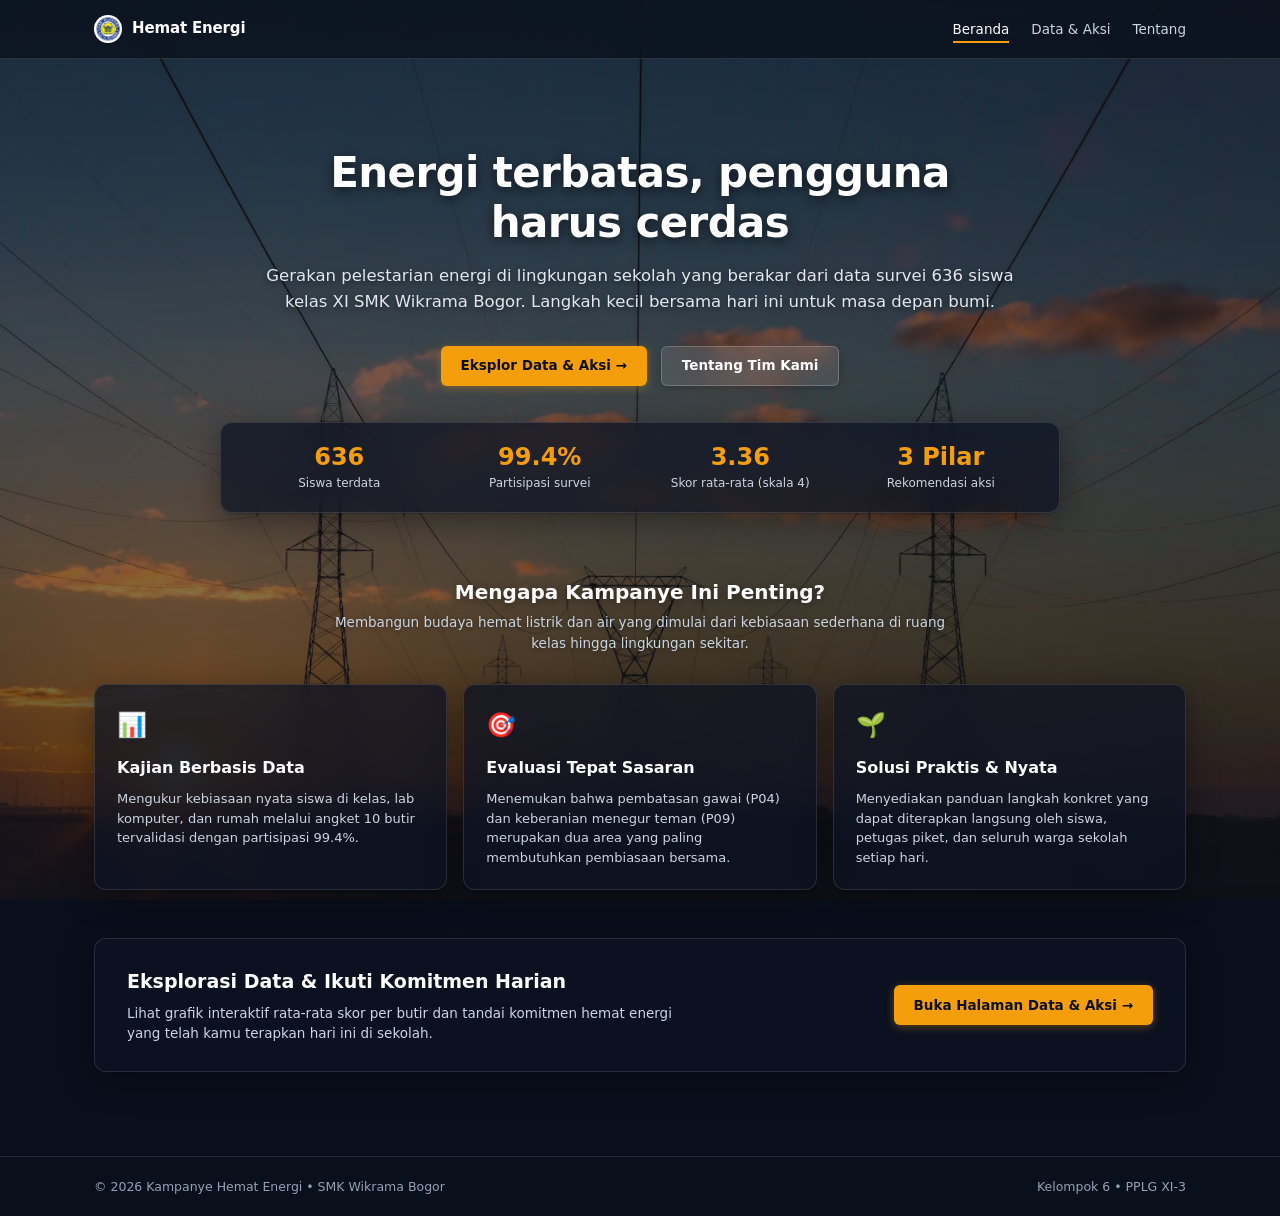
<file: index.html>
<!DOCTYPE html>
<html lang="id">
<head>
    <meta charset="UTF-8">
    <meta name="viewport" content="width=device-width, initial-scale=1.0">
    <title>Kampanye Hemat Energi - SMK Wikrama Bogor</title>
    <link rel="stylesheet" href="style.css?v=9">
</head>
<body>
    <header class="navbar">
        <div class="container nav-container">
            <a href="index.html" class="logo">
                <img src="asset/logo-wikrama.png" alt="Logo SMK Wikrama">
                <span>Hemat Energi</span>
            </a>
            <nav aria-label="Navigasi Utama">
                <ul class="nav-links">
                    <li><a href="index.html" class="active">Beranda</a></li>
                    <li><a href="data-aksi.html">Data & Aksi</a></li>
                    <li><a href="tentang.html">Tentang</a></li>
                </ul>
            </nav>
        </div>
    </header>

    <main class="main-section">
        <img src="asset/landingpage.avif" class="hero-bg-img" alt="">
        <div class="hero-overlay"></div>

        <div class="container section-content">
            <!-- Hero Section -->
            <section class="hero-block">
                <div class="hero-text-wrap">
                    <h1 class="hero-title">Energi terbatas, pengguna harus cerdas</h1>
                    <p class="hero-desc">
                        Gerakan pelestarian energi di lingkungan sekolah yang berakar dari data survei 636 siswa kelas XI SMK Wikrama Bogor. Langkah kecil bersama hari ini untuk masa depan bumi.
                    </p>
                    <div class="hero-actions">
                        <a href="data-aksi.html" class="btn">Eksplor Data & Aksi →</a>
                        <a href="tentang.html" class="btn btn-secondary">Tentang Tim Kami</a>
                    </div>
                </div>

                <!-- Quick Stats Strip -->
                <div class="hero-stats-strip">
                    <div class="hero-stat-item">
                        <span class="hero-stat-value">636</span>
                        <span class="hero-stat-label">Siswa terdata</span>
                    </div>
                    <div class="hero-stat-item">
                        <span class="hero-stat-value">99.4%</span>
                        <span class="hero-stat-label">Partisipasi survei</span>
                    </div>
                    <div class="hero-stat-item">
                        <span class="hero-stat-value">3.36</span>
                        <span class="hero-stat-label">Skor rata-rata (skala 4)</span>
                    </div>
                    <div class="hero-stat-item">
                        <span class="hero-stat-value">3 Pilar</span>
                        <span class="hero-stat-label">Rekomendasi aksi</span>
                    </div>
                </div>
            </section>

            <!-- Mengapa Kampanye Ini Penting -->
            <section class="home-pillars-section">
                <div class="section-heading-center">
                    <h2 class="section-title">Mengapa Kampanye Ini Penting?</h2>
                    <p class="section-desc">
                        Membangun budaya hemat listrik dan air yang dimulai dari kebiasaan sederhana di ruang kelas hingga lingkungan sekitar.
                    </p>
                </div>

                <div class="grid-3">
                    <article class="card pillar-card">
                        <div class="pillar-icon">📊</div>
                        <h3 class="pillar-title">Kajian Berbasis Data</h3>
                        <p class="pillar-desc">
                            Mengukur kebiasaan nyata siswa di kelas, lab komputer, dan rumah melalui angket 10 butir tervalidasi dengan partisipasi 99.4%.
                        </p>
                    </article>

                    <article class="card pillar-card">
                        <div class="pillar-icon">🎯</div>
                        <h3 class="pillar-title">Evaluasi Tepat Sasaran</h3>
                        <p class="pillar-desc">
                            Menemukan bahwa pembatasan gawai (P04) dan keberanian menegur teman (P09) merupakan dua area yang paling membutuhkan pembiasaan bersama.
                        </p>
                    </article>

                    <article class="card pillar-card">
                        <div class="pillar-icon">🌱</div>
                        <h3 class="pillar-title">Solusi Praktis & Nyata</h3>
                        <p class="pillar-desc">
                            Menyediakan panduan langkah konkret yang dapat diterapkan langsung oleh siswa, petugas piket, dan seluruh warga sekolah setiap hari.
                        </p>
                    </article>
                </div>
            </section>

            <!-- CTA Card Menuju Data & Aksi -->
            <section class="home-cta-card">
                <div class="home-cta-text">
                    <h2>Eksplorasi Data & Ikuti Komitmen Harian</h2>
                    <p>
                        Lihat grafik interaktif rata-rata skor per butir dan tandai komitmen hemat energi yang telah kamu terapkan hari ini di sekolah.
                    </p>
                </div>
                <div class="home-cta-action">
                    <a href="data-aksi.html" class="btn">Buka Halaman Data & Aksi →</a>
                </div>
            </section>
        </div>
    </main>

    <footer class="footer">
        <div class="container footer-content">
            <p>© 2026 Kampanye Hemat Energi • SMK Wikrama Bogor</p>
            <p class="footer-meta">Kelompok 6 • PPLG XI-3</p>
        </div>
    </footer>
</body>
</html>
</file>
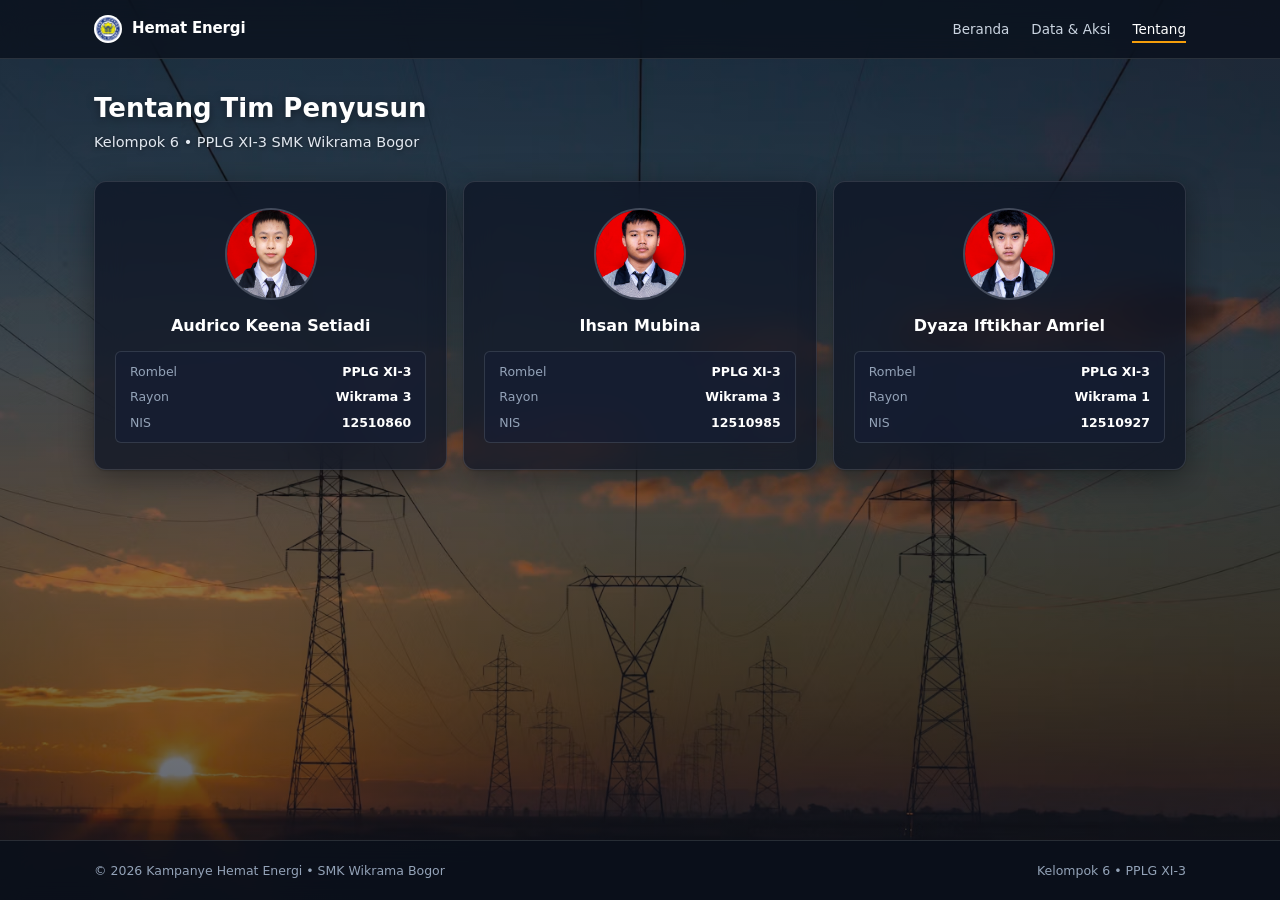
<file: tentang.html>
<!DOCTYPE html>
<html lang="id">
<head>
    <meta charset="UTF-8">
    <meta name="viewport" content="width=device-width, initial-scale=1.0">
    <title>Tentang Kami - Kampanye Hemat Energi</title>
    <link rel="stylesheet" href="style.css?v=9">
</head>
<body>
    <header class="navbar">
        <div class="container nav-container">
            <a href="index.html" class="logo">
                <img src="asset/logo-wikrama.png" alt="Logo SMK Wikrama">
                <span>Hemat Energi</span>
            </a>
            <nav aria-label="Navigasi Utama">
                <ul class="nav-links">
                    <li><a href="index.html">Beranda</a></li>
                    <li><a href="data-aksi.html">Data & Aksi</a></li>
                    <li><a href="tentang.html" class="active">Tentang</a></li>
                </ul>
            </nav>
        </div>
    </header>

    <main class="main-section">
        <img src="asset/landingpage.avif" class="hero-bg-img" alt="">
        <div class="hero-overlay"></div>

        <div class="container section-content">
            <header class="page-header">
                <h1 class="page-title">Tentang Tim Penyusun</h1>
                <p class="page-subtitle">Kelompok 6 • PPLG XI-3 SMK Wikrama Bogor</p>
            </header>

            <div class="grid-3 team-grid">
                <article class="card team-card">
                    <div class="photo-container">
                        <img src="asset/12510860.JPG.jpeg" class="profile-img" alt="Foto Audrico Keena Setiadi">
                    </div>
                    <h2 class="member-name">Audrico Keena Setiadi</h2>
                    <div class="member-meta-block">
                        <div class="member-meta-row">
                            <span>Rombel</span>
                            <strong>PPLG XI-3</strong>
                        </div>
                        <div class="member-meta-row">
                            <span>Rayon</span>
                            <strong>Wikrama 3</strong>
                        </div>
                        <div class="member-meta-row">
                            <span>NIS</span>
                            <strong>12510860</strong>
                        </div>
                    </div>
                </article>

                <article class="card team-card">
                    <div class="photo-container">
                        <img src="asset/12510985.jpeg" class="profile-img" alt="Foto Ihsan Mubina">
                    </div>
                    <h2 class="member-name">Ihsan Mubina</h2>
                    <div class="member-meta-block">
                        <div class="member-meta-row">
                            <span>Rombel</span>
                            <strong>PPLG XI-3</strong>
                        </div>
                        <div class="member-meta-row">
                            <span>Rayon</span>
                            <strong>Wikrama 3</strong>
                        </div>
                        <div class="member-meta-row">
                            <span>NIS</span>
                            <strong>12510985</strong>
                        </div>
                    </div>
                </article>

                <article class="card team-card">
                    <div class="photo-container">
                        <img src="asset/12510927.jpeg" class="profile-img" alt="Foto Dyaza Iftikhar Amriel">
                    </div>
                    <h2 class="member-name">Dyaza Iftikhar Amriel</h2>
                    <div class="member-meta-block">
                        <div class="member-meta-row">
                            <span>Rombel</span>
                            <strong>PPLG XI-3</strong>
                        </div>
                        <div class="member-meta-row">
                            <span>Rayon</span>
                            <strong>Wikrama 1</strong>
                        </div>
                        <div class="member-meta-row">
                            <span>NIS</span>
                            <strong>12510927</strong>
                        </div>
                    </div>
                </article>
            </div>
        </div>
    </main>

    <footer class="footer">
        <div class="container footer-content">
            <p>© 2026 Kampanye Hemat Energi • SMK Wikrama Bogor</p>
            <p class="footer-meta">Kelompok 6 • PPLG XI-3</p>
        </div>
    </footer>
</body>
</html>
</file>
<file: style.css>
/* ==========================================================================
   KAMPANYE HEMAT ENERGI - SMK WIKRAMA BOGOR
   Theme: Vibrant Sunset Electric Grid Background with Frosted Glass Surfaces
   High-contrast, transparent cards, 100% legible typography, no AI slop
   ========================================================================== */

:root {
    /* Palette - Frosted Translucent Dark Glass on Sunset Electric Grid */
    --bg-page: #0a0f1d;
    --bg-card: rgba(13, 20, 36, 0.74);
    --bg-card-hover: rgba(18, 28, 50, 0.84);
    --bg-raised: rgba(25, 37, 64, 0.65);
    --border-hairline: rgba(255, 255, 255, 0.12);
    --border-hover: rgba(255, 255, 255, 0.28);

    /* Text Roles - Crisp White & High Contrast */
    --text-primary: #ffffff;
    --text-secondary: #cbd5e1;
    --text-muted: #94a3b8;

    /* Accent - Solar Sunset Gold & Amber */
    --accent: #f59e0b;
    --accent-hover: #fbbf24;
    --accent-contrast: #0b0f19;

    /* Semantic Highlights */
    --color-positive: #22c55e;
    --color-focus: #f97316;

    /* Shadows & Glassmorphism */
    --shadow-card: 0 8px 32px 0 rgba(0, 0, 0, 0.38), 0 1px 2px 0 rgba(0, 0, 0, 0.2);
    --shadow-card-hover: 0 12px 40px 0 rgba(0, 0, 0, 0.5), 0 2px 4px 0 rgba(0, 0, 0, 0.25);
    --glass-blur: blur(14px);

    /* Radius */
    --radius-control: 6px;
    --radius-card: 12px;
    --radius-inner: 6px;

    /* Transitions */
    --ease-out: cubic-bezier(0.16, 1, 0.3, 1);
    --duration: 0.18s;
}

/* ================= 1. BASE & RESET ================= */
* {
    margin: 0;
    padding: 0;
    box-sizing: border-box;
}

html {
    scroll-behavior: smooth;
}

body {
    background-color: var(--bg-page);
    color: var(--text-primary);
    font-family: system-ui, -apple-system, BlinkMacSystemFont, "Segoe UI", Roboto, Helvetica, Arial, sans-serif;
    font-size: 14.5px;
    line-height: 1.55;
    min-height: 100vh;
    display: flex;
    flex-direction: column;
    -webkit-font-smoothing: antialiased;
    -moz-osx-font-smoothing: grayscale;
}

.container {
    width: 100%;
    max-width: 1140px;
    margin: 0 auto;
    padding: 0 24px;
}

/* ================= 2. NAVBAR ================= */
.navbar {
    position: fixed;
    top: 0;
    left: 0;
    width: 100%;
    background-color: rgba(10, 16, 28, 0.78);
    backdrop-filter: var(--glass-blur);
    -webkit-backdrop-filter: var(--glass-blur);
    border-bottom: 1px solid var(--border-hairline);
    z-index: 999;
}

.nav-container {
    display: flex;
    justify-content: space-between;
    align-items: center;
    height: 58px;
}

.logo {
    display: flex;
    align-items: center;
    gap: 10px;
    text-decoration: none;
    color: var(--text-primary);
    font-size: 15px;
    font-weight: 600;
}

.logo span {
    color: #ffffff;
    letter-spacing: -0.01em;
}

.logo img {
    width: 28px;
    height: 28px;
    border-radius: 50%;
    object-fit: cover;
}

.nav-links {
    display: flex;
    list-style: none;
    gap: 22px;
}

.nav-links a {
    position: relative;
    color: var(--text-secondary);
    text-decoration: none;
    font-size: 13.5px;
    font-weight: 500;
    padding: 4px 0;
    transition: color var(--duration) ease;
}

.nav-links a::after {
    content: '';
    position: absolute;
    bottom: -2px;
    left: 0;
    width: 0;
    height: 2px;
    background-color: var(--accent);
    transition: width var(--duration) var(--ease-out);
}

.nav-links a:hover {
    color: #ffffff;
}

.nav-links a.active {
    color: #ffffff;
}

.nav-links a.active::after {
    width: 100%;
}

/* ================= 3. BACKGROUND & HERO ================= */
.main-section {
    position: relative;
    padding: 92px 0 64px 0;
    flex: 1;
}

/* Gambar Tiang Listrik Terang & Nyata */
.hero-bg-img {
    position: fixed;
    top: 0;
    left: 0;
    width: 100%;
    height: 100%;
    object-fit: cover;
    z-index: -2;
    opacity: 0.96; /* Gambar tiang listrik sunset tampil terang dan jelas */
}

/* Overlay Transparan Lembut agar Teks Tetap Tajam */
.hero-overlay {
    position: fixed;
    top: 0;
    left: 0;
    width: 100%;
    height: 100%;
    background: linear-gradient(180deg, rgba(10, 16, 28, 0.45) 0%, rgba(10, 16, 28, 0.32) 40%, rgba(10, 16, 28, 0.68) 100%);
    z-index: -1;
}

.section-content {
    position: relative;
    z-index: 1;
}

.page-header {
    text-align: left;
    margin-bottom: 28px;
}

.page-title {
    font-size: 26px;
    font-weight: 700;
    line-height: 1.25;
    color: #ffffff;
    margin-bottom: 6px;
    text-shadow: 0 2px 8px rgba(0, 0, 0, 0.4);
}

.page-subtitle {
    font-size: 14.5px;
    color: #e2e8f0;
    max-width: 680px;
    line-height: 1.55;
    text-shadow: 0 1px 4px rgba(0, 0, 0, 0.5);
}

/* ================= 4. HOMEPAGE (BERANDA) ================= */
.hero-block {
    padding: 56px 0 64px 0;
    display: flex;
    flex-direction: column;
    align-items: center;
    text-align: center;
}

.hero-text-wrap {
    max-width: 760px;
    margin-bottom: 36px;
}

.hero-title {
    font-size: 42px;
    font-weight: 800;
    line-height: 1.18;
    color: #ffffff;
    margin-bottom: 16px;
    letter-spacing: -0.015em;
    text-shadow: 0 3px 12px rgba(0, 0, 0, 0.6);
}

.hero-desc {
    font-size: 16.5px;
    color: #e2e8f0;
    line-height: 1.6;
    margin-bottom: 30px;
    text-shadow: 0 2px 6px rgba(0, 0, 0, 0.5);
}

.hero-actions {
    display: flex;
    gap: 14px;
    justify-content: center;
    align-items: center;
}

/* Hero Stats Strip Transparan */
.hero-stats-strip {
    display: grid;
    grid-template-columns: repeat(4, 1fr);
    gap: 12px;
    width: 100%;
    max-width: 840px;
    background-color: var(--bg-card);
    backdrop-filter: var(--glass-blur);
    -webkit-backdrop-filter: var(--glass-blur);
    border: 1px solid var(--border-hairline);
    border-radius: var(--radius-card);
    padding: 20px 24px;
    box-shadow: var(--shadow-card);
}

.hero-stat-item {
    display: flex;
    flex-direction: column;
    align-items: center;
    text-align: center;
}

.hero-stat-value {
    font-size: 24px;
    font-weight: 700;
    color: var(--accent);
    font-variant-numeric: tabular-nums;
    line-height: 1.2;
    margin-bottom: 2px;
}

.hero-stat-label {
    font-size: 12px;
    color: var(--text-secondary);
}

/* Homepage Pillars */
.home-pillars-section {
    margin-bottom: 48px;
}

.section-heading-center {
    text-align: center;
    max-width: 620px;
    margin: 0 auto 30px auto;
}

.section-heading-center .section-title {
    color: #ffffff;
    text-shadow: 0 2px 8px rgba(0, 0, 0, 0.4);
}

.section-heading-center .section-desc {
    color: #cbd5e1;
    text-shadow: 0 1px 4px rgba(0, 0, 0, 0.4);
}

.pillar-card {
    text-align: left;
    display: flex;
    flex-direction: column;
    gap: 8px;
}

.pillar-icon {
    font-size: 24px;
    margin-bottom: 4px;
}

.pillar-title {
    font-size: 16px;
    font-weight: 600;
    color: #ffffff;
}

.pillar-desc {
    font-size: 13px;
    color: var(--text-secondary);
    line-height: 1.5;
}

/* Homepage CTA Card Transparan */
.home-cta-card {
    display: flex;
    justify-content: space-between;
    align-items: center;
    background-color: var(--bg-card);
    backdrop-filter: var(--glass-blur);
    -webkit-backdrop-filter: var(--glass-blur);
    border: 1px solid var(--border-hairline);
    border-radius: var(--radius-card);
    padding: 28px 32px;
    margin-bottom: 20px;
    text-align: left;
    gap: 24px;
    box-shadow: var(--shadow-card);
}

.home-cta-text h2 {
    font-size: 19px;
    font-weight: 600;
    color: #ffffff;
    margin-bottom: 6px;
}

.home-cta-text p {
    font-size: 13.5px;
    color: var(--text-secondary);
    max-width: 580px;
    line-height: 1.5;
}

.home-cta-action {
    flex-shrink: 0;
}

/* ================= 5. BUTTONS ================= */
.btn {
    display: inline-flex;
    align-items: center;
    justify-content: center;
    height: 40px;
    padding: 0 20px;
    background-color: var(--accent);
    color: var(--accent-contrast);
    text-decoration: none;
    border-radius: var(--radius-control);
    font-weight: 600;
    font-size: 13.5px;
    border: none;
    cursor: pointer;
    box-shadow: 0 2px 8px rgba(245, 158, 11, 0.35);
    transition: background-color var(--duration) ease, transform var(--duration) var(--ease-out), box-shadow var(--duration) ease;
}

.btn:hover {
    background-color: var(--accent-hover);
    color: #0b0f19;
    transform: translateY(-1px);
    box-shadow: 0 4px 14px rgba(245, 158, 11, 0.45);
}

.btn:active {
    transform: scale(0.99);
}

.btn-secondary {
    background-color: rgba(255, 255, 255, 0.1);
    color: #ffffff;
    border: 1px solid rgba(255, 255, 255, 0.2);
    backdrop-filter: blur(8px);
    -webkit-backdrop-filter: blur(8px);
    box-shadow: 0 2px 6px rgba(0, 0, 0, 0.2);
}

.btn-secondary:hover {
    background-color: rgba(255, 255, 255, 0.18);
    border-color: rgba(255, 255, 255, 0.35);
    color: #ffffff;
}

/* ================= 6. STATS GRID ================= */
.stats-grid {
    display: grid;
    grid-template-columns: repeat(4, 1fr);
    gap: 14px;
    margin-bottom: 24px;
}

.stat-card {
    background-color: var(--bg-card);
    backdrop-filter: var(--glass-blur);
    -webkit-backdrop-filter: var(--glass-blur);
    border: 1px solid var(--border-hairline);
    border-radius: var(--radius-card);
    padding: 18px 20px;
    display: flex;
    flex-direction: column;
    justify-content: space-between;
    text-align: left;
    box-shadow: var(--shadow-card);
    transition: border-color var(--duration) ease, transform var(--duration) var(--ease-out), box-shadow var(--duration) ease;
}

.stat-label {
    font-size: 12.5px;
    color: var(--text-secondary);
    margin-bottom: 6px;
}

.stat-number {
    font-size: 24px;
    font-weight: 700;
    color: #ffffff;
    font-variant-numeric: tabular-nums;
    line-height: 1.15;
    margin-bottom: 4px;
}

.stat-unit {
    font-size: 14px;
    font-weight: 400;
    color: var(--text-muted);
    margin-left: 2px;
}

.stat-meta {
    font-size: 12px;
    color: var(--text-secondary);
    line-height: 1.4;
}

/* ================= 7. DATA & ANALYSIS GRID ================= */
.data-analysis-grid {
    display: grid;
    grid-template-columns: 1.75fr 1fr;
    gap: 18px;
    margin-bottom: 36px;
}

.chart-box {
    background-color: var(--bg-card);
    backdrop-filter: var(--glass-blur);
    -webkit-backdrop-filter: var(--glass-blur);
    border: 1px solid var(--border-hairline);
    border-radius: var(--radius-card);
    padding: 22px 24px;
    display: flex;
    flex-direction: column;
    text-align: left;
    box-shadow: var(--shadow-card);
}

.chart-header {
    display: flex;
    justify-content: space-between;
    align-items: flex-start;
    margin-bottom: 16px;
    gap: 14px;
}

.chart-title {
    font-size: 16px;
    font-weight: 600;
    color: #ffffff;
    margin-bottom: 3px;
}

.chart-desc {
    font-size: 12.5px;
    color: var(--text-secondary);
}

.chart-controls {
    display: flex;
    gap: 4px;
    background-color: rgba(20, 28, 50, 0.7);
    padding: 3px;
    border-radius: var(--radius-control);
    border: 1px solid var(--border-hairline);
}

.btn-filter {
    background: transparent;
    border: none;
    color: var(--text-muted);
    font-size: 12px;
    font-weight: 500;
    padding: 5px 12px;
    border-radius: 4px;
    cursor: pointer;
    transition: color var(--duration) ease, background-color var(--duration) ease;
}

.btn-filter:hover {
    color: #ffffff;
}

.btn-filter.active {
    background-color: rgba(245, 158, 11, 0.22);
    color: #fbbf24;
    border: 1px solid rgba(245, 158, 11, 0.4);
    box-shadow: 0 1px 3px rgba(0, 0, 0, 0.2);
}

.chart-wrapper {
    position: relative;
    height: 480px;
    width: 100%;
}

/* Insight Box */
.insight-box {
    background-color: var(--bg-card);
    backdrop-filter: var(--glass-blur);
    -webkit-backdrop-filter: var(--glass-blur);
    border: 1px solid var(--border-hairline);
    border-radius: var(--radius-card);
    padding: 22px;
    display: flex;
    flex-direction: column;
    justify-content: space-between;
    text-align: left;
    box-shadow: var(--shadow-card);
}

.insight-title {
    font-size: 16px;
    font-weight: 600;
    color: #ffffff;
    margin-bottom: 14px;
}

.insight-list {
    list-style: none;
    display: flex;
    flex-direction: column;
    gap: 10px;
}

.insight-list li {
    background-color: rgba(20, 30, 52, 0.65);
    border: 1px solid var(--border-hairline);
    border-radius: var(--radius-inner);
    padding: 12px 14px;
    box-shadow: 0 1px 2px rgba(0, 0, 0, 0.2);
}

.insight-category {
    display: block;
    font-size: 11.5px;
    font-weight: 500;
    color: var(--text-muted);
    margin-bottom: 4px;
}

.insight-list strong {
    display: block;
    font-size: 13.5px;
    color: #ffffff;
    margin-bottom: 2px;
}

.insight-list p {
    font-size: 12px;
    color: var(--text-secondary);
    line-height: 1.45;
}

.insight-footer {
    margin-top: 14px;
    padding-top: 12px;
    border-top: 1px solid var(--border-hairline);
}

.insight-footer p {
    font-size: 12px;
    color: var(--text-muted);
    line-height: 1.5;
}

/* ================= 8. ACTION SECTION ================= */
.action-section {
    margin-bottom: 36px;
    text-align: left;
}

.section-heading-row {
    margin-bottom: 18px;
}

.section-title {
    font-size: 20px;
    font-weight: 600;
    color: #ffffff;
    margin-bottom: 4px;
    text-shadow: 0 2px 6px rgba(0, 0, 0, 0.4);
}

.section-desc {
    font-size: 13.5px;
    color: #cbd5e1;
}

.grid-3 {
    display: grid;
    grid-template-columns: repeat(3, 1fr);
    gap: 16px;
}

.card {
    background-color: var(--bg-card);
    backdrop-filter: var(--glass-blur);
    -webkit-backdrop-filter: var(--glass-blur);
    border: 1px solid var(--border-hairline);
    border-radius: var(--radius-card);
    padding: 22px;
    box-shadow: var(--shadow-card);
    transition: transform var(--duration) var(--ease-out), border-color var(--duration) ease, box-shadow var(--duration) ease;
}

.action-card {
    display: flex;
    flex-direction: column;
    text-align: left;
}

.action-card h3 {
    font-size: 16px;
    font-weight: 600;
    color: #ffffff;
    margin-bottom: 4px;
}

.action-target {
    font-size: 12px;
    color: var(--text-muted);
    margin-bottom: 14px;
    display: block;
}

.action-list {
    list-style: none;
    display: flex;
    flex-direction: column;
    gap: 10px;
}

.action-list li {
    position: relative;
    padding-left: 16px;
    font-size: 13px;
    color: var(--text-secondary);
    line-height: 1.5;
}

.action-list li::before {
    content: "–";
    position: absolute;
    left: 0;
    top: 0;
    color: var(--accent);
    font-weight: bold;
}

/* ================= 9. HABIT TRACKER ================= */
.habit-tracker-box {
    background-color: var(--bg-card);
    backdrop-filter: var(--glass-blur);
    -webkit-backdrop-filter: var(--glass-blur);
    border: 1px solid var(--border-hairline);
    border-radius: var(--radius-card);
    padding: 24px 26px;
    margin-bottom: 36px;
    text-align: left;
    box-shadow: var(--shadow-card);
}

.tracker-header {
    display: flex;
    justify-content: space-between;
    align-items: flex-start;
    margin-bottom: 18px;
    gap: 16px;
}

.tracker-title {
    font-size: 17px;
    font-weight: 600;
    color: #ffffff;
    margin-bottom: 3px;
}

.tracker-subtitle {
    font-size: 13.5px;
    color: var(--text-secondary);
}

.tracker-progress-badge {
    font-size: 12.5px;
    font-weight: 600;
    padding: 5px 12px;
    border-radius: 4px;
    background-color: rgba(20, 28, 50, 0.7);
    border: 1px solid var(--border-hairline);
    color: var(--text-secondary);
    font-variant-numeric: tabular-nums;
    white-space: nowrap;
}

.tracker-progress-badge.all-done {
    background-color: rgba(34, 197, 94, 0.2);
    border-color: rgba(74, 222, 128, 0.4);
    color: #4ade80;
}

.tracker-checklist {
    display: grid;
    grid-template-columns: repeat(2, 1fr);
    gap: 10px;
    margin-bottom: 14px;
}

.tracker-item {
    display: flex;
    align-items: center;
    gap: 10px;
    padding: 12px 14px;
    background-color: rgba(20, 30, 52, 0.65);
    border: 1px solid var(--border-hairline);
    border-radius: var(--radius-inner);
    cursor: pointer;
    user-select: none;
    box-shadow: 0 1px 2px rgba(0, 0, 0, 0.15);
    transition: border-color var(--duration) ease, background-color var(--duration) ease;
}

.tracker-item:hover {
    border-color: var(--border-hover);
    background-color: rgba(26, 39, 68, 0.75);
}

.tracker-item.checked {
    border-color: rgba(74, 222, 128, 0.45);
    background-color: rgba(20, 45, 35, 0.65);
}

.tracker-item input[type="checkbox"] {
    position: absolute;
    opacity: 0;
    cursor: pointer;
    height: 0;
    width: 0;
}

.checkmark {
    position: relative;
    width: 18px;
    height: 18px;
    border-radius: 4px;
    background-color: rgba(15, 23, 42, 0.8);
    border: 1.5px solid rgba(255, 255, 255, 0.3);
    flex-shrink: 0;
    transition: border-color var(--duration) ease, background-color var(--duration) ease;
}

.tracker-item:hover .checkmark {
    border-color: var(--accent);
}

.tracker-item.checked .checkmark {
    background-color: var(--color-positive);
    border-color: var(--color-positive);
}

.tracker-item.checked .checkmark::after {
    content: "";
    position: absolute;
    left: 5px;
    top: 2px;
    width: 4px;
    height: 8px;
    border: solid #ffffff;
    border-width: 0 2px 2px 0;
    transform: rotate(45deg);
}

.tracker-text {
    font-size: 13px;
    color: var(--text-secondary);
    line-height: 1.4;
}

.tracker-item.checked .tracker-text {
    color: #ffffff;
}

.tracker-feedback {
    font-size: 12.5px;
    color: var(--text-muted);
    padding: 6px 12px;
    border-radius: 4px;
    background-color: rgba(20, 28, 50, 0.7);
    display: inline-block;
}

/* ================= 10. TEAM MEMBERS (TENTANG) ================= */
.team-grid {
    margin-top: 10px;
}

.team-card {
    text-align: center;
    padding: 26px 20px;
}

.photo-container {
    width: 92px;
    height: 92px;
    margin: 0 auto 14px auto;
    border-radius: 50%;
    border: 2px solid rgba(255, 255, 255, 0.2);
    overflow: hidden;
    background-color: rgba(20, 30, 52, 0.8);
}

.profile-img {
    width: 100%;
    height: 100%;
    object-fit: cover;
}

.member-name {
    font-size: 16px;
    font-weight: 600;
    color: #ffffff;
    margin-bottom: 12px;
}

.member-meta-block {
    background-color: rgba(20, 30, 52, 0.65);
    border: 1px solid var(--border-hairline);
    border-radius: var(--radius-inner);
    padding: 10px 14px;
    display: flex;
    flex-direction: column;
    gap: 6px;
}

.member-meta-row {
    display: flex;
    justify-content: space-between;
    font-size: 12.5px;
}

.member-meta-row span {
    color: var(--text-muted);
}

.member-meta-row strong {
    color: #ffffff;
    font-weight: 600;
}

/* ================= 11. FOOTER ================= */
.footer {
    border-top: 1px solid var(--border-hairline);
    padding: 20px 0;
    background-color: rgba(10, 16, 28, 0.78);
    backdrop-filter: var(--glass-blur);
    -webkit-backdrop-filter: var(--glass-blur);
    position: relative;
    z-index: 10;
}

.footer-content {
    display: flex;
    justify-content: space-between;
    align-items: center;
    font-size: 12.5px;
    color: var(--text-muted);
}

.footer-meta {
    font-variant-numeric: tabular-nums;
}

/* ================= 12. ANIMASI & INTERAKSI MIKRO ================= */
@keyframes fadeInUp {
    from {
        opacity: 0.8;
        transform: translateY(8px);
    }
    to {
        opacity: 1;
        transform: translateY(0);
    }
}

@keyframes checkPop {
    0% { transform: scale(0.8); }
    50% { transform: scale(1.15); }
    100% { transform: scale(1); }
}

/* Entrance Animations */
.page-header,
.hero-text-wrap,
.hero-stats-strip,
.home-pillars-section,
.home-cta-card,
.stats-grid .stat-card,
.chart-box,
.insight-box,
.grid-3 .card,
.habit-tracker-box {
    animation: fadeInUp 0.35s var(--ease-out);
}

/* Hover Micro-Interactions */
.card,
.stat-card,
.chart-box,
.insight-box,
.habit-tracker-box,
.home-cta-card,
.hero-stats-strip {
    transition: transform 0.22s var(--ease-out), border-color 0.22s ease, box-shadow 0.22s ease;
}

.card:hover,
.stat-card:hover,
.chart-box:hover,
.insight-box:hover,
.habit-tracker-box:hover,
.home-cta-card:hover {
    transform: translateY(-4px);
    box-shadow: var(--shadow-card-hover);
    border-color: var(--border-hover);
}

.hero-stats-strip:hover {
    box-shadow: var(--shadow-card-hover);
    border-color: var(--border-hover);
}

.btn {
    transition: transform 0.15s var(--ease-out), background-color 0.15s ease, box-shadow 0.15s ease;
}

.logo img {
    transition: transform 0.25s var(--ease-out);
}

.logo:hover img {
    transform: rotate(-8deg) scale(1.05);
}

.tracker-item.checked .checkmark {
    animation: checkPop 0.25s var(--ease-out);
}

/* ================= 13. ACCESSIBILITY & RESPONSIVE ================= */
@media (prefers-reduced-motion: reduce) {
    *,
    *::before,
    *::after {
        animation-duration: 0.01ms !important;
        animation-iteration-count: 1 !important;
        transition-duration: 0.01ms !important;
        scroll-behavior: auto !important;
    }
}

:focus-visible {
    outline: 2px solid var(--accent);
    outline-offset: 2px;
}

@media (max-width: 992px) {
    .data-analysis-grid {
        grid-template-columns: 1fr;
    }

    .chart-wrapper {
        height: 380px;
    }

    .stats-grid {
        grid-template-columns: repeat(2, 1fr);
    }

    .hero-stats-strip {
        grid-template-columns: repeat(2, 1fr);
        row-gap: 16px;
    }

    .grid-3 {
        grid-template-columns: repeat(2, 1fr);
    }

    .home-cta-card {
        flex-direction: column;
        align-items: flex-start;
    }
}

@media (max-width: 640px) {
    .navbar {
        height: auto;
    }

    .nav-container {
        flex-direction: column;
        height: auto;
        padding: 10px 0;
        gap: 8px;
    }

    .hero-title {
        font-size: 28px;
    }

    .hero-actions {
        flex-direction: column;
        width: 100%;
    }

    .hero-actions .btn {
        width: 100%;
    }

    .stats-grid {
        grid-template-columns: 1fr;
    }

    .hero-stats-strip {
        grid-template-columns: 1fr;
    }

    .grid-3 {
        grid-template-columns: 1fr;
    }

    .tracker-checklist {
        grid-template-columns: 1fr;
    }

    .chart-header {
        flex-direction: column;
        align-items: flex-start;
    }

    .chart-wrapper {
        height: 320px;
    }

    .footer-content {
        flex-direction: column;
        gap: 6px;
        text-align: center;
    }
}
</file>
